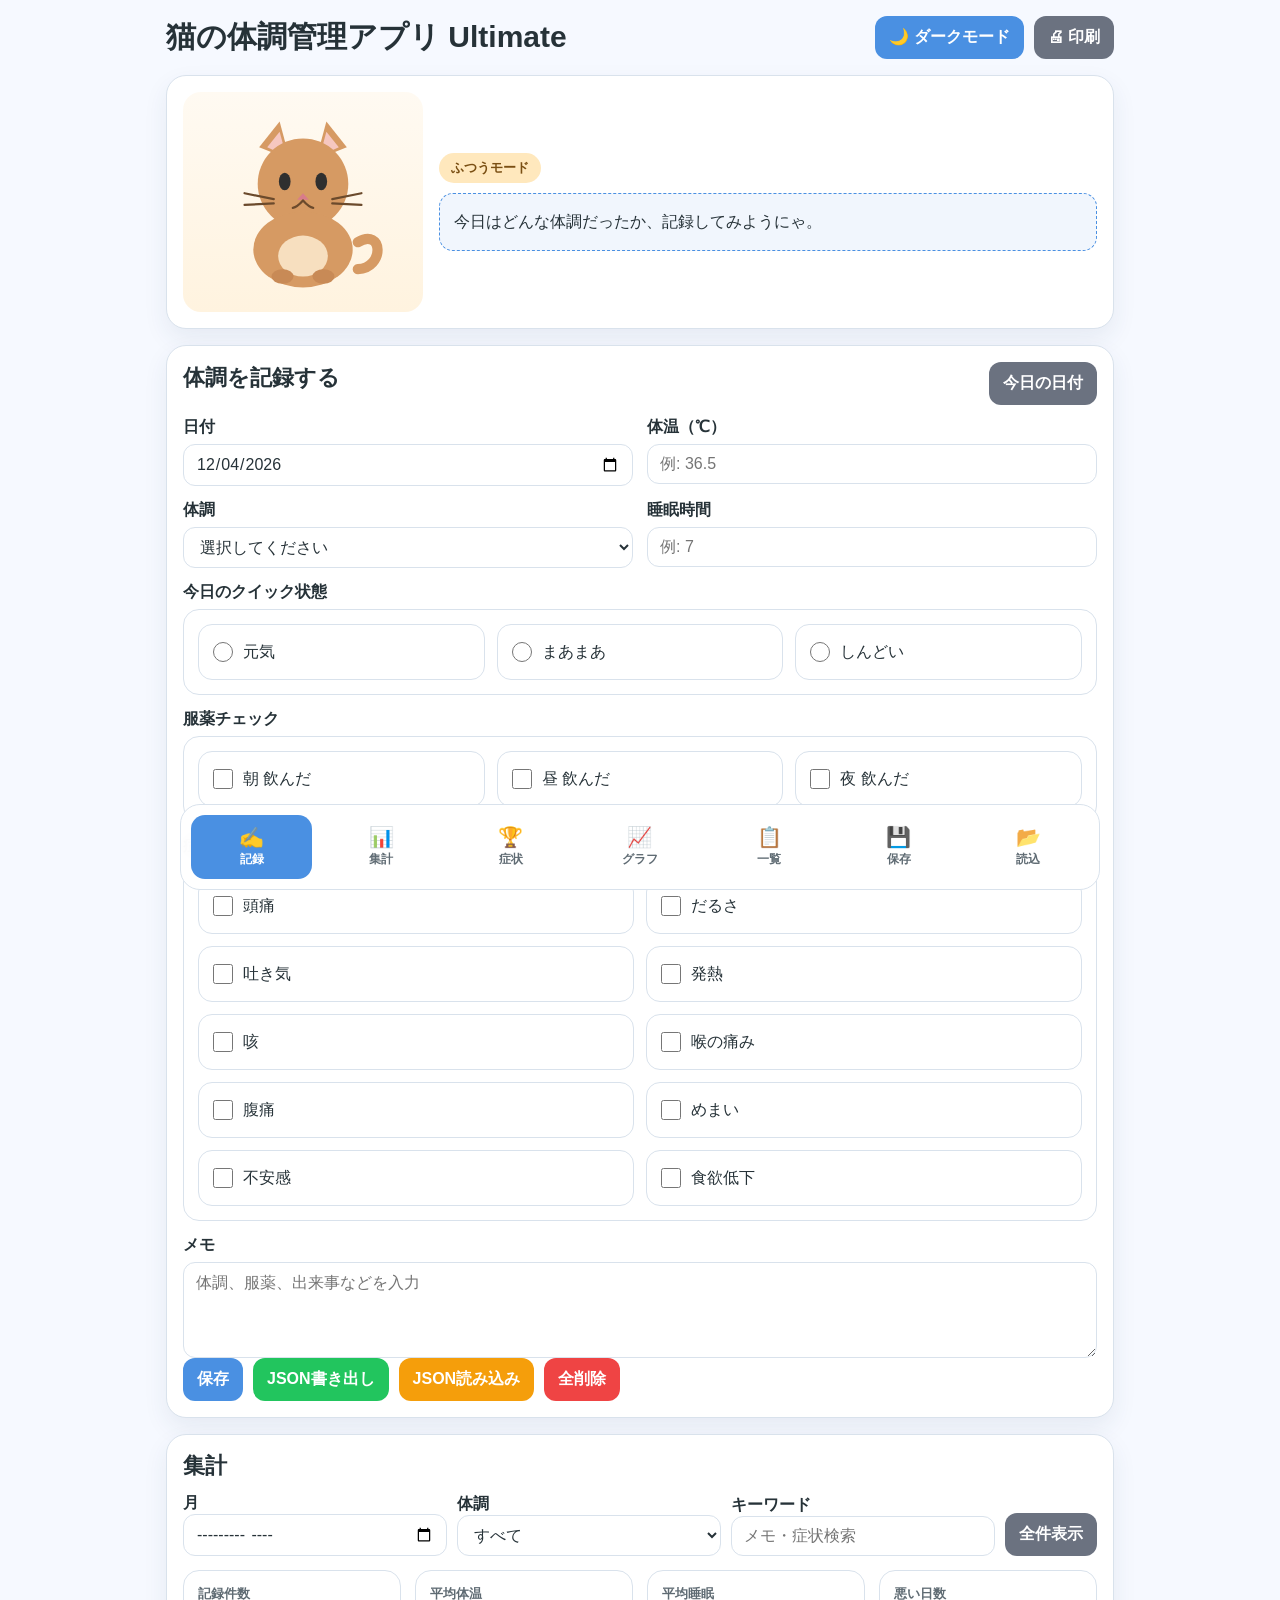
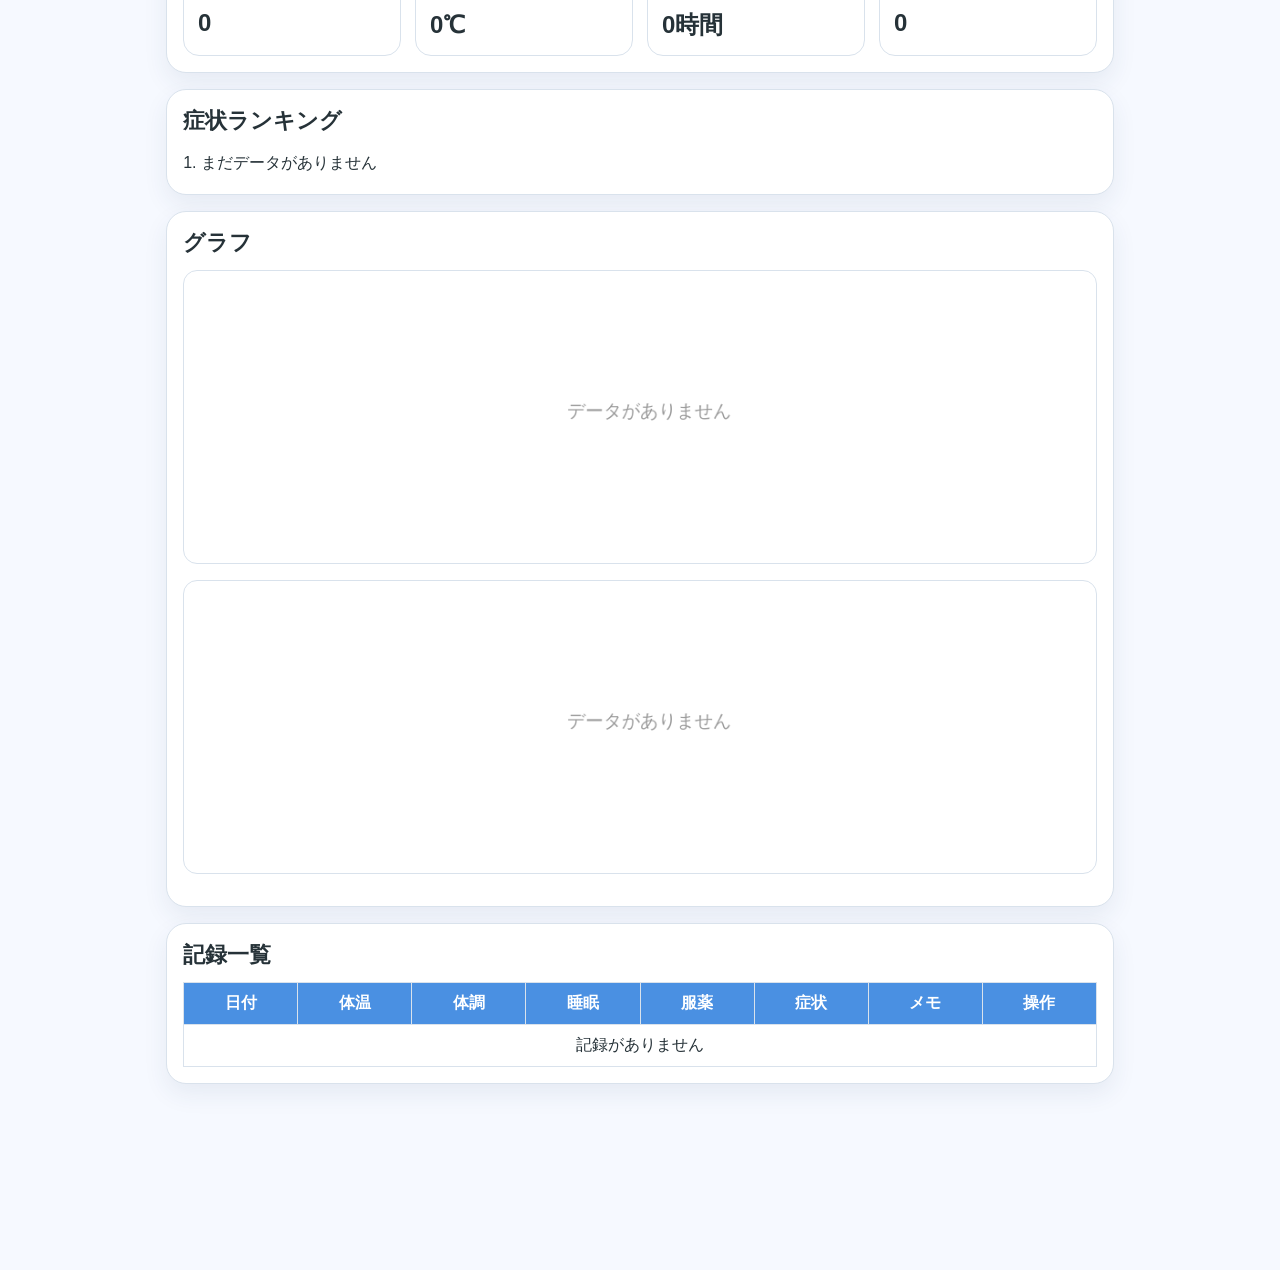
<file: index.html>
<!DOCTYPE html>
<html lang="ja">
<head>
<meta charset="UTF-8">
<meta name="viewport" content="width=device-width, initial-scale=1.0">
<title>猫の体調管理アプリ Ultimate</title>
<link rel="manifest" href="manifest.json">
<style>
:root{
--bg:#f6f9ff;
--card:#ffffff;
--text:#263238;
--sub:#5f6b73;
--line:#d9e2ec;
--primary:#4a90e2;
--primary-strong:#2f6fc7;
--success:#22c55e;
--warning:#f59e0b;
--danger:#ef4444;
--shadow:0 10px 24px rgba(34,62,105,.08);
}

body.dark{
--bg:#0f1724;
--card:#1f2937;
--text:#f3f4f6;
--sub:#cbd5e1;
--line:#3e4a5d;
--primary:#60a5fa;
--primary-strong:#3b82f6;
--shadow:0 10px 24px rgba(0,0,0,.28);
}

*{box-sizing:border-box}

html{
scroll-behavior:smooth;
}

body{
margin:0;
font-family:"Hiragino Sans","Yu Gothic",sans-serif;
background:var(--bg);
color:var(--text);
overflow-x:hidden;
}

.container{
max-width:980px;
margin:0 auto;
padding:16px;
padding-bottom:170px;
}

.topbar{
display:flex;
justify-content:space-between;
align-items:center;
gap:12px;
flex-wrap:wrap;
margin-bottom:16px;
}

h1{
margin:0;
font-size:30px;
}

h2{
margin:0 0 12px;
font-size:22px;
}

.card{
background:var(--card);
border:1px solid var(--line);
border-radius:20px;
box-shadow:var(--shadow);
padding:16px;
margin-bottom:16px;
}

.hero{
display:grid;
grid-template-columns:240px 1fr;
gap:16px;
align-items:center;
}

.cat-box{
min-height:220px;
border-radius:18px;
background:linear-gradient(180deg,#fffaf2 0%,#fff3df 100%);
display:flex;
justify-content:center;
align-items:center;
}

body.dark .cat-box{
background:linear-gradient(180deg,#2b3442 0%,#1f2937 100%);
}

.cat-svg{
width:190px;
height:auto;
display:block;
transform-origin:center bottom;
}

.jump{
animation:jump .55s ease;
}

@keyframes jump{
0%{transform:translateY(0)}
30%{transform:translateY(-18px)}
60%{transform:translateY(0)}
100%{transform:translateY(-4px)}
}

.face-part{
transition:opacity .2s ease;
}

.hidden-face{
opacity:0;
pointer-events:none;
}

.blink{
animation:blink 4s infinite;
transform-origin:center center;
}

@keyframes blink{
0%,90%,100%{transform:scaleY(1)}
95%{transform:scaleY(.08)}
}

.badge{
display:inline-block;
padding:6px 12px;
border-radius:999px;
background:#ffe8bd;
color:#7a4f13;
font-weight:700;
font-size:13px;
margin-bottom:10px;
}

body.dark .badge{
background:#374151;
color:#f9fafb;
}

.message{
border:1px dashed var(--primary);
background:rgba(74,144,226,.08);
border-radius:14px;
padding:14px;
line-height:1.7;
}

.grid-2{
display:grid;
grid-template-columns:repeat(2,1fr);
gap:14px;
}

.full{
grid-column:1 / -1;
}

.form-group{
display:flex;
flex-direction:column;
}

label{
font-weight:700;
margin-bottom:6px;
}

input,select,textarea,button{
font-size:16px;
font-family:inherit;
}

input,select,textarea{
width:100%;
padding:10px 12px;
border-radius:12px;
border:1px solid var(--line);
background:var(--card);
color:var(--text);
}

textarea{
min-height:96px;
resize:vertical;
}

.row{
display:flex;
flex-wrap:wrap;
gap:10px;
}

.btn{
border:none;
border-radius:12px;
padding:11px 14px;
font-weight:700;
cursor:pointer;
}

.btn-primary{background:var(--primary);color:#fff}
.btn-primary:hover{background:var(--primary-strong)}
.btn-secondary{background:#6b7280;color:#fff}
.btn-success{background:var(--success);color:#fff}
.btn-warning{background:var(--warning);color:#fff}
.btn-danger{background:var(--danger);color:#fff}

.summary-grid{
display:grid;
grid-template-columns:repeat(4,1fr);
gap:14px;
}

.summary{
border:1px solid var(--line);
border-radius:16px;
padding:14px;
}

.summary strong{
display:block;
color:var(--sub);
font-size:13px;
margin-bottom:6px;
}

.summary span{
font-size:24px;
font-weight:700;
}

.filters{
display:flex;
flex-wrap:wrap;
gap:10px;
align-items:end;
margin-bottom:14px;
}

.filters .item{
min-width:170px;
flex:1;
}

.choice-wrap{
border:1px solid var(--line);
border-radius:16px;
padding:14px;
}

.choice-grid{
display:grid;
grid-template-columns:repeat(3,1fr);
gap:12px;
}

.choice-grid.two{
grid-template-columns:repeat(2,1fr);
}

.choice-item{
min-width:0;
}

.choice-item label{
display:flex;
align-items:center;
justify-content:flex-start;
gap:10px;
margin:0;
padding:12px 14px;
min-height:56px;
border:1px solid var(--line);
border-radius:14px;
background:var(--card);
font-weight:500;
line-height:1.4;
white-space:normal;
word-break:keep-all;
writing-mode:horizontal-tb;
text-orientation:mixed;
overflow-wrap:break-word;
}

.choice-item input{
width:20px;
height:20px;
margin:0;
flex:0 0 auto;
}

.list{
margin:0;
padding-left:18px;
line-height:1.9;
}

.chart-wrap{
overflow-x:auto;
-webkit-overflow-scrolling:touch;
}

canvas{
width:100%;
max-width:100%;
border:1px solid var(--line);
border-radius:14px;
margin-bottom:12px;
background:transparent;
}

.table-wrap{
overflow-x:auto;
-webkit-overflow-scrolling:touch;
}

table{
width:100%;
min-width:900px;
border-collapse:collapse;
}

th,td{
border:1px solid var(--line);
padding:10px;
text-align:center;
vertical-align:middle;
}

thead{
background:var(--primary);
color:#fff;
}

.row-good{background:rgba(34,197,94,.12)}
.row-normal{background:rgba(245,158,11,.12)}
.row-bad{background:rgba(239,68,68,.12)}

.status{
display:inline-block;
padding:4px 10px;
border-radius:999px;
color:#fff;
font-size:12px;
font-weight:700;
}

.status-good{background:var(--success)}
.status-normal{background:var(--warning)}
.status-bad{background:var(--danger)}

.actions{
display:flex;
flex-wrap:wrap;
gap:8px;
justify-content:center;
}

.install-box{
display:none;
align-items:center;
justify-content:space-between;
gap:10px;
padding:12px 14px;
border-radius:14px;
border:1px dashed var(--primary);
background:rgba(74,144,226,.08);
margin-bottom:16px;
}

.install-box.show{
display:flex;
}

.bottom-tabs{
position:fixed;
left:50%;
bottom:10px;
transform:translateX(-50%);
width:min(96%,920px);
display:grid;
grid-template-columns:repeat(7,1fr);
gap:8px;
padding:10px;
background:rgba(255,255,255,.96);
border:1px solid var(--line);
border-radius:20px;
backdrop-filter:blur(10px);
-webkit-backdrop-filter:blur(10px);
z-index:999;
}

body.dark .bottom-tabs{
background:rgba(31,41,55,.96);
}

.tab-btn{
border:none;
border-radius:14px;
background:transparent;
color:var(--sub);
padding:10px 6px;
display:flex;
flex-direction:column;
align-items:center;
justify-content:center;
gap:4px;
font-size:12px;
font-weight:700;
cursor:pointer;
min-height:64px;
}

.tab-btn .icon{
font-size:20px;
line-height:1;
}

.tab-btn.active{
background:var(--primary);
color:#fff;
}

.section-title-row{
display:flex;
justify-content:space-between;
gap:12px;
align-items:center;
flex-wrap:wrap;
margin-bottom:12px;
}

@media (max-width:900px){
.hero,
.grid-2,
.summary-grid{
grid-template-columns:1fr;
}
}

@media screen and (max-width:768px){
html,body{
width:100% !important;
max-width:100% !important;
overflow-x:hidden !important;
}

.container{
padding:12px;
padding-bottom:190px;
width:100% !important;
max-width:100% !important;
}

.hero{
grid-template-columns:1fr;
gap:12px;
}

.cat-box{
min-height:180px;
}

.cat-svg{
width:160px;
}

.grid-2,
.summary-grid{
grid-template-columns:1fr;
}

.choice-wrap,
.choice-grid,
.choice-grid.two,
.choice-item,
.choice-item label{
width:100% !important;
max-width:100% !important;
}

.choice-grid,
.choice-grid.two{
display:grid !important;
grid-template-columns:1fr !important;
gap:10px !important;
}

.choice-item label{
display:flex !important;
flex-direction:row !important;
align-items:center !important;
justify-content:flex-start !important;
gap:10px !important;
min-height:52px !important;
padding:12px !important;
font-size:16px !important;
line-height:1.5 !important;
writing-mode:horizontal-tb !important;
text-orientation:mixed !important;
white-space:normal !important;
word-break:keep-all !important;
overflow-wrap:break-word !important;
}

.choice-item input[type="checkbox"],
.choice-item input[type="radio"]{
flex:0 0 auto !important;
width:20px !important;
height:20px !important;
margin:0 !important;
}

.bottom-tabs{
width:calc(100% - 14px);
grid-template-columns:repeat(4,1fr);
gap:6px;
padding:8px;
bottom:8px;
}

.tab-btn{
min-height:58px;
font-size:11px;
}

.tab-btn .icon{
font-size:18px;
}
}

@media (max-width:480px){
.container{
padding-bottom:205px;
}

.topbar{
align-items:stretch;
}

.topbar .row{
width:100%;
}

.topbar .row .btn{
flex:1;
}
}
</style>
</head>
<body>
<div class="container">
<div class="topbar">
<h1>猫の体調管理アプリ Ultimate</h1>
<div class="row">
<button class="btn btn-primary" id="themeBtn" type="button">🌙 ダークモード</button>
<button class="btn btn-secondary" id="printBtn" type="button">🖨 印刷</button>
</div>
</div>

<div class="install-box" id="installBox">
<div>ホーム画面に追加してアプリっぽく使えます。</div>
<button class="btn btn-primary" id="installBtn" type="button">インストール</button>
</div>

<section class="card hero">
<div class="cat-box">
<svg class="cat-svg" viewBox="0 0 260 260" xmlns="http://www.w3.org/2000/svg" aria-label="猫のイラスト">
<path d="M205 185 C240 165, 242 220, 205 222" fill="none" stroke="#d69a63" stroke-width="14" stroke-linecap="round"/>
<polygon points="70,55 98,20 112,72" fill="#d69a63"/>
<polygon points="148,72 162,20 190,55" fill="#d69a63"/>
<polygon points="81,55 98,34 107,67" fill="#f6c7c0"/>
<polygon points="153,67 162,34 179,55" fill="#f6c7c0"/>
<circle cx="130" cy="105" r="62" fill="#d69a63"/>
<circle cx="108" cy="97" r="2.2" fill="#ffffff"/>
<circle cx="158" cy="97" r="2.2" fill="#ffffff"/>

<g id="face-normal-eyes" class="face-part blink">
<ellipse cx="105" cy="102" rx="8" ry="12" fill="#2f2f2f"/>
<ellipse cx="155" cy="102" rx="8" ry="12" fill="#2f2f2f"/>
</g>

<g id="face-good-eyes" class="face-part hidden-face blink">
<path d="M95 103 Q105 92 115 103" fill="none" stroke="#2f2f2f" stroke-width="4" stroke-linecap="round"/>
<path d="M145 103 Q155 92 165 103" fill="none" stroke="#2f2f2f" stroke-width="4" stroke-linecap="round"/>
</g>

<g id="face-bad-eyes" class="face-part hidden-face blink">
<path d="M95 97 Q105 107 115 97" fill="none" stroke="#2f2f2f" stroke-width="4" stroke-linecap="round"/>
<path d="M145 97 Q155 107 165 97" fill="none" stroke="#2f2f2f" stroke-width="4" stroke-linecap="round"/>
</g>

<g id="face-fever-eyes" class="face-part hidden-face">
<line x1="96" y1="101" x2="114" y2="105" stroke="#2f2f2f" stroke-width="4" stroke-linecap="round"/>
<line x1="146" y1="105" x2="164" y2="101" stroke="#2f2f2f" stroke-width="4" stroke-linecap="round"/>
</g>

<polygon points="130,118 122,127 138,127" fill="#d87c8a"/>

<g id="mouth-normal" class="face-part">
<path d="M130 128 Q122 137 116 138" fill="none" stroke="#6b4a2c" stroke-width="3" stroke-linecap="round"/>
<path d="M130 128 Q138 137 144 138" fill="none" stroke="#6b4a2c" stroke-width="3" stroke-linecap="round"/>
</g>

<g id="mouth-good" class="face-part hidden-face">
<path d="M114 132 Q130 147 146 132" fill="none" stroke="#6b4a2c" stroke-width="4" stroke-linecap="round"/>
</g>

<g id="mouth-bad" class="face-part hidden-face">
<path d="M116 142 Q130 129 144 142" fill="none" stroke="#6b4a2c" stroke-width="4" stroke-linecap="round"/>
</g>

<g id="mouth-fever" class="face-part hidden-face">
<ellipse cx="130" cy="138" rx="8" ry="10" fill="#6b4a2c"/>
</g>

<g id="fever-sweat" class="face-part hidden-face">
<path d="M176 78 C182 66, 192 78, 184 90 C180 95, 172 90, 176 78Z" fill="#7ec8ff"/>
</g>

<line x1="90" y1="126" x2="50" y2="118" stroke="#6b4a2c" stroke-width="3" stroke-linecap="round"/>
<line x1="90" y1="132" x2="50" y2="134" stroke="#6b4a2c" stroke-width="3" stroke-linecap="round"/>
<line x1="170" y1="126" x2="210" y2="118" stroke="#6b4a2c" stroke-width="3" stroke-linecap="round"/>
<line x1="170" y1="132" x2="210" y2="134" stroke="#6b4a2c" stroke-width="3" stroke-linecap="round"/>

<ellipse cx="130" cy="195" rx="68" ry="52" fill="#d69a63"/>
<ellipse cx="130" cy="204" rx="34" ry="28" fill="#f7dfbf"/>
<ellipse cx="102" cy="232" rx="15" ry="10" fill="#c88a56"/>
<ellipse cx="158" cy="232" rx="15" ry="10" fill="#c88a56"/>
</svg>
</div>

<div>
<div class="badge" id="catStatus">ふつうモード</div>
<div class="message" id="catMessage">今日はどんな体調だったか、記録してみようにゃ。</div>
</div>
</section>

<section class="card" id="section-form">
<div class="section-title-row">
<h2 id="formTitle">体調を記録する</h2>
<button class="btn btn-secondary" id="todayBtn" type="button">今日の日付</button>
</div>

<div class="grid-2">
<div class="form-group">
<label for="date">日付</label>
<input type="date" id="date">
</div>

<div class="form-group">
<label for="temperature">体温（℃）</label>
<input type="number" id="temperature" step="0.1" placeholder="例: 36.5">
</div>

<div class="form-group">
<label for="condition">体調</label>
<select id="condition">
<option value="">選択してください</option>
<option value="良い">良い</option>
<option value="普通">普通</option>
<option value="悪い">悪い</option>
</select>
</div>

<div class="form-group">
<label for="sleep">睡眠時間</label>
<input type="number" id="sleep" step="0.1" placeholder="例: 7">
</div>

<div class="form-group full">
<label>今日のクイック状態</label>
<div class="choice-wrap">
<div class="choice-grid">
<div class="choice-item"><label><input type="radio" name="quickCondition" value="良い"> 元気</label></div>
<div class="choice-item"><label><input type="radio" name="quickCondition" value="普通"> まあまあ</label></div>
<div class="choice-item"><label><input type="radio" name="quickCondition" value="悪い"> しんどい</label></div>
</div>
</div>
</div>

<div class="form-group full">
<label>服薬チェック</label>
<div class="choice-wrap">
<div class="choice-grid">
<div class="choice-item"><label><input type="checkbox" id="morningMed"> 朝 飲んだ</label></div>
<div class="choice-item"><label><input type="checkbox" id="noonMed"> 昼 飲んだ</label></div>
<div class="choice-item"><label><input type="checkbox" id="nightMed"> 夜 飲んだ</label></div>
</div>
</div>
</div>

<div class="form-group full">
<label>症状チェック</label>
<div class="choice-wrap">
<div class="choice-grid two" id="symptomBox">
<div class="choice-item"><label><input type="checkbox" value="頭痛"> 頭痛</label></div>
<div class="choice-item"><label><input type="checkbox" value="だるさ"> だるさ</label></div>
<div class="choice-item"><label><input type="checkbox" value="吐き気"> 吐き気</label></div>
<div class="choice-item"><label><input type="checkbox" value="発熱"> 発熱</label></div>
<div class="choice-item"><label><input type="checkbox" value="咳"> 咳</label></div>
<div class="choice-item"><label><input type="checkbox" value="喉の痛み"> 喉の痛み</label></div>
<div class="choice-item"><label><input type="checkbox" value="腹痛"> 腹痛</label></div>
<div class="choice-item"><label><input type="checkbox" value="めまい"> めまい</label></div>
<div class="choice-item"><label><input type="checkbox" value="不安感"> 不安感</label></div>
<div class="choice-item"><label><input type="checkbox" value="食欲低下"> 食欲低下</label></div>
</div>
</div>
</div>

<div class="form-group full">
<label for="memo">メモ</label>
<textarea id="memo" placeholder="体調、服薬、出来事などを入力"></textarea>
</div>
</div>

<div class="row">
<button class="btn btn-primary" id="saveBtn" type="button">保存</button>
<button class="btn btn-secondary" id="cancelEditBtn" type="button" style="display:none;">編集キャンセル</button>
<button class="btn btn-success" id="exportBtn" type="button">JSON書き出し</button>
<button class="btn btn-warning" id="importBtn" type="button">JSON読み込み</button>
<button class="btn btn-danger" id="clearBtn" type="button">全削除</button>
<input type="file" id="importFile" accept=".json,application/json" style="display:none;">
</div>
</section>

<section class="card" id="section-summary">
<h2>集計</h2>
<div class="filters">
<div class="item">
<label for="monthFilter">月</label>
<input type="month" id="monthFilter">
</div>
<div class="item">
<label for="conditionFilter">体調</label>
<select id="conditionFilter">
<option value="">すべて</option>
<option value="良い">良い</option>
<option value="普通">普通</option>
<option value="悪い">悪い</option>
</select>
</div>
<div class="item">
<label for="keywordFilter">キーワード</label>
<input type="text" id="keywordFilter" placeholder="メモ・症状検索">
</div>
<div class="row">
<button class="btn btn-secondary" id="showAllBtn" type="button">全件表示</button>
</div>
</div>

<div class="summary-grid">
<div class="summary"><strong>記録件数</strong><span id="totalCount">0</span></div>
<div class="summary"><strong>平均体温</strong><span id="avgTemp">0℃</span></div>
<div class="summary"><strong>平均睡眠</strong><span id="avgSleep">0時間</span></div>
<div class="summary"><strong>悪い日数</strong><span id="badCount">0</span></div>
</div>
</section>

<section class="card" id="section-ranking">
<h2>症状ランキング</h2>
<ol id="symptomRanking" class="list"></ol>
</section>

<section class="card" id="section-chart">
<h2>グラフ</h2>
<div class="chart-wrap">
<canvas id="tempChart" width="1000" height="320"></canvas>
<canvas id="sleepChart" width="1000" height="320"></canvas>
</div>
</section>

<section class="card" id="section-list">
<h2>記録一覧</h2>
<div class="table-wrap">
<table>
<thead>
<tr>
<th>日付</th>
<th>体温</th>
<th>体調</th>
<th>睡眠</th>
<th>服薬</th>
<th>症状</th>
<th>メモ</th>
<th>操作</th>
</tr>
</thead>
<tbody id="recordList"></tbody>
</table>
</div>
</section>
</div>

<nav class="bottom-tabs">
<button class="tab-btn active" type="button" data-target="section-form"><span class="icon">✍️</span><span>記録</span></button>
<button class="tab-btn" type="button" data-target="section-summary"><span class="icon">📊</span><span>集計</span></button>
<button class="tab-btn" type="button" data-target="section-ranking"><span class="icon">🏆</span><span>症状</span></button>
<button class="tab-btn" type="button" data-target="section-chart"><span class="icon">📈</span><span>グラフ</span></button>
<button class="tab-btn" type="button" data-target="section-list"><span class="icon">📋</span><span>一覧</span></button>
<button class="tab-btn" type="button" id="exportTabBtn"><span class="icon">💾</span><span>保存</span></button>
<button class="tab-btn" type="button" id="importTabBtn"><span class="icon">📂</span><span>読込</span></button>
</nav>

<script>
const STORAGE_KEY = "cat-health-complete-html-lite";
const THEME_KEY = "cat-health-theme-lite";

const dateInput = document.getElementById("date");
const temperatureInput = document.getElementById("temperature");
const conditionInput = document.getElementById("condition");
const sleepInput = document.getElementById("sleep");
const memoInput = document.getElementById("memo");

const morningMedInput = document.getElementById("morningMed");
const noonMedInput = document.getElementById("noonMed");
const nightMedInput = document.getElementById("nightMed");

const symptomBox = document.getElementById("symptomBox");

const saveBtn = document.getElementById("saveBtn");
const cancelEditBtn = document.getElementById("cancelEditBtn");
const todayBtn = document.getElementById("todayBtn");
const exportBtn = document.getElementById("exportBtn");
const importBtn = document.getElementById("importBtn");
const clearBtn = document.getElementById("clearBtn");
const importFile = document.getElementById("importFile");

const monthFilter = document.getElementById("monthFilter");
const conditionFilter = document.getElementById("conditionFilter");
const keywordFilter = document.getElementById("keywordFilter");
const showAllBtn = document.getElementById("showAllBtn");

const totalCountEl = document.getElementById("totalCount");
const avgTempEl = document.getElementById("avgTemp");
const avgSleepEl = document.getElementById("avgSleep");
const badCountEl = document.getElementById("badCount");
const recordList = document.getElementById("recordList");
const symptomRankingEl = document.getElementById("symptomRanking");

const catStatusEl = document.getElementById("catStatus");
const catMessageEl = document.getElementById("catMessage");
const themeBtn = document.getElementById("themeBtn");
const printBtn = document.getElementById("printBtn");

const tempCanvas = document.getElementById("tempChart");
const sleepCanvas = document.getElementById("sleepChart");
const tempCtx = tempCanvas.getContext("2d");
const sleepCtx = sleepCanvas.getContext("2d");

const installBox = document.getElementById("installBox");
const installBtn = document.getElementById("installBtn");

let deferredPrompt = null;
let records = JSON.parse(localStorage.getItem(STORAGE_KEY) || "[]");
let editId = null;

function getTodayString(){
return new Date().toISOString().split("T")[0];
}

function setToday(){
dateInput.value = getTodayString();
}

function escapeHtml(text){
return String(text)
.replace(/&/g,"&amp;")
.replace(/</g,"&lt;")
.replace(/>/g,"&gt;")
.replace(/"/g,"&quot;")
.replace(/'/g,"&#039;");
}

function saveRecords(){
localStorage.setItem(STORAGE_KEY, JSON.stringify(records));
}

function getSelectedSymptoms(){
return [...symptomBox.querySelectorAll('input[type="checkbox"]:checked')].map(x => x.value);
}

function setSelectedSymptoms(symptoms){
symptomBox.querySelectorAll('input[type="checkbox"]').forEach(cb => {
cb.checked = symptoms.includes(cb.value);
});
}

function hideAllFaces(){
[
"face-normal-eyes","face-good-eyes","face-bad-eyes","face-fever-eyes",
"mouth-normal","mouth-good","mouth-bad","mouth-fever","fever-sweat"
].forEach(id => document.getElementById(id).classList.add("hidden-face"));
}

function showFace(mode){
hideAllFaces();
if(mode === "good"){
document.getElementById("face-good-eyes").classList.remove("hidden-face");
document.getElementById("mouth-good").classList.remove("hidden-face");
}else if(mode === "bad"){
document.getElementById("face-bad-eyes").classList.remove("hidden-face");
document.getElementById("mouth-bad").classList.remove("hidden-face");
}else if(mode === "fever"){
document.getElementById("face-fever-eyes").classList.remove("hidden-face");
document.getElementById("mouth-fever").classList.remove("hidden-face");
document.getElementById("fever-sweat").classList.remove("hidden-face");
}else{
document.getElementById("face-normal-eyes").classList.remove("hidden-face");
document.getElementById("mouth-normal").classList.remove("hidden-face");
}
}

function updateCatMessage(){
const condition = conditionInput.value;
const temp = Number(temperatureInput.value);
const sleep = Number(sleepInput.value);
const symptoms = getSelectedSymptoms();

let mode = "normal";
let status = "ふつうモード";
let message = "今日はどんな体調だったか、記録してみようにゃ。";

if(condition === "良い"){
mode = "good";
status = "ごきげんモード";
message = "いい感じにゃ。無理しすぎず、この調子でいくにゃ。";
}else if(condition === "普通"){
mode = "normal";
status = "ふつうモード";
message = "ふつうの日も大事にゃ。少しずつ整えていくにゃ。";
}else if(condition === "悪い"){
mode = "bad";
status = "しょんぼりモード";
message = "しんどい日はがんばりすぎ禁止にゃ。休息優先にゃ。";
}

if(!isNaN(temp) && temp >= 37.5){
mode = "fever";
status = "ぐったりモード";
message = "熱が高めにゃ。今日はゆっくり休むにゃ。";
}else if(!isNaN(sleep) && sleep > 0 && sleep < 5){
mode = "bad";
status = "ねむねむモード";
message = "睡眠が少なめにゃ。今日は早めに休めるといいにゃ。";
}else if(symptoms.length >= 3){
mode = "bad";
status = "注意モード";
message = "症状が多めにゃ。予定を詰めすぎない方がよさそうにゃ。";
}

catStatusEl.textContent = status;
catMessageEl.textContent = message;
showFace(mode);
}

function resetQuickCondition(){
document.querySelectorAll('input[name="quickCondition"]').forEach(r => r.checked = false);
}

function resetForm(){
setToday();
temperatureInput.value = "";
conditionInput.value = "";
sleepInput.value = "";
memoInput.value = "";
morningMedInput.checked = false;
noonMedInput.checked = false;
nightMedInput.checked = false;
setSelectedSymptoms([]);
resetQuickCondition();
editId = null;
document.getElementById("formTitle").textContent = "体調を記録する";
saveBtn.textContent = "保存";
cancelEditBtn.style.display = "none";
updateCatMessage();
}

function saveRecord(){
const date = dateInput.value;
const temperature = temperatureInput.value;
const condition = conditionInput.value;
const sleep = sleepInput.value;
const memo = memoInput.value.trim();

if(!date || !temperature || !condition || !sleep){
alert("日付・体温・体調・睡眠時間は必須です。");
return;
}

const item = {
id: editId || Date.now(),
date,
temperature: Number(temperature).toFixed(1),
condition,
sleep: Number(sleep).toFixed(1),
morningMed: morningMedInput.checked,
noonMed: noonMedInput.checked,
nightMed: nightMedInput.checked,
symptoms: getSelectedSymptoms(),
memo
};

if(editId){
const idx = records.findIndex(x => x.id === editId);
if(idx !== -1) records[idx] = item;
}else{
records.push(item);
}

records.sort((a,b) => b.date.localeCompare(a.date));
saveRecords();
resetForm();
renderAll();

const cat = document.querySelector(".cat-svg");
cat.classList.remove("jump");
void cat.offsetWidth;
cat.classList.add("jump");
}

function editRecord(id){
const item = records.find(x => x.id === id);
if(!item) return;

editId = id;
dateInput.value = item.date;
temperatureInput.value = item.temperature;
conditionInput.value = item.condition;
sleepInput.value = item.sleep;
memoInput.value = item.memo || "";
morningMedInput.checked = !!item.morningMed;
noonMedInput.checked = !!item.noonMed;
nightMedInput.checked = !!item.nightMed;
setSelectedSymptoms(item.symptoms || []);
resetQuickCondition();

if(item.condition){
const quick = document.querySelector(`input[name="quickCondition"][value="${item.condition}"]`);
if(quick) quick.checked = true;
}

document.getElementById("formTitle").textContent = "記録を編集する";
saveBtn.textContent = "更新";
cancelEditBtn.style.display = "inline-block";
updateCatMessage();
document.getElementById("section-form").scrollIntoView({behavior:"smooth",block:"start"});
}

function deleteRecord(id){
if(!confirm("この記録を削除しますか？")) return;
records = records.filter(x => x.id !== id);
saveRecords();
renderAll();
}

function getFilteredRecords(){
let list = [...records];

if(monthFilter.value) list = list.filter(x => x.date.startsWith(monthFilter.value));
if(conditionFilter.value) list = list.filter(x => x.condition === conditionFilter.value);

const keyword = keywordFilter.value.trim().toLowerCase();
if(keyword){
list = list.filter(x => {
const memo = (x.memo || "").toLowerCase();
const symptoms = (x.symptoms || []).join(" ").toLowerCase();
return memo.includes(keyword) || symptoms.includes(keyword);
});
}

return list;
}

function updateSummary(list){
const temps = list.map(x => Number(x.temperature)).filter(x => !isNaN(x));
const sleeps = list.map(x => Number(x.sleep)).filter(x => !isNaN(x));

totalCountEl.textContent = list.length;
avgTempEl.textContent = temps.length ? (temps.reduce((a,b)=>a+b,0) / temps.length).toFixed(1) + "℃" : "0℃";
avgSleepEl.textContent = sleeps.length ? (sleeps.reduce((a,b)=>a+b,0) / sleeps.length).toFixed(1) + "時間" : "0時間";
badCountEl.textContent = list.filter(x => x.condition === "悪い").length;
}

function updateSymptomRanking(list){
const map = {};
list.forEach(x => {
(x.symptoms || []).forEach(s => map[s] = (map[s] || 0) + 1);
});

symptomRankingEl.innerHTML = "";
const ranked = Object.entries(map).sort((a,b) => b[1] - a[1]).slice(0,10);

if(!ranked.length){
symptomRankingEl.innerHTML = "<li>まだデータがありません</li>";
return;
}

ranked.forEach(([name,count]) => {
const li = document.createElement("li");
li.textContent = `${name}：${count}回`;
symptomRankingEl.appendChild(li);
});
}

function drawLineChart(ctx, canvas, data, key, title, color){
ctx.clearRect(0,0,canvas.width,canvas.height);

const width = canvas.width;
const height = canvas.height;
const padding = 50;

if(!data.length){
ctx.fillStyle = "#999";
ctx.font = "20px sans-serif";
ctx.fillText("データがありません", width / 2 - 80, height / 2);
return;
}

const values = data.map(x => Number(x[key]));
const labels = data.map(x => x.date.slice(5));
let min = Math.min(...values);
let max = Math.max(...values);

if(min === max){
min -= 1;
max += 1;
}

const axisColor = getComputedStyle(document.body).getPropertyValue("--text").trim();
const gridColor = getComputedStyle(document.body).getPropertyValue("--line").trim();

ctx.strokeStyle = axisColor;
ctx.beginPath();
ctx.moveTo(padding,padding);
ctx.lineTo(padding,height-padding);
ctx.lineTo(width-padding,height-padding);
ctx.stroke();

const steps = 5;
for(let i=0;i<=steps;i++){
const y = padding + ((height-padding*2)/steps)*i;
const val = max - ((max-min)/steps)*i;

ctx.strokeStyle = gridColor;
ctx.beginPath();
ctx.moveTo(padding,y);
ctx.lineTo(width-padding,y);
ctx.stroke();

ctx.fillStyle = axisColor;
ctx.font = "12px sans-serif";
ctx.fillText(val.toFixed(1), 8, y + 4);
}

const xStep = data.length > 1 ? (width-padding*2)/(data.length-1) : 0;

ctx.strokeStyle = color;
ctx.lineWidth = 2;
ctx.beginPath();

data.forEach((item, i) => {
const x = data.length === 1 ? width/2 : padding + xStep*i;
const y = height-padding - ((Number(item[key])-min)/(max-min))*(height-padding*2);
if(i === 0) ctx.moveTo(x,y);
else ctx.lineTo(x,y);
});
ctx.stroke();

data.forEach((item, i) => {
const x = data.length === 1 ? width/2 : padding + xStep*i;
const y = height-padding - ((Number(item[key])-min)/(max-min))*(height-padding*2);

ctx.fillStyle = color;
ctx.beginPath();
ctx.arc(x,y,4,0,Math.PI*2);
ctx.fill();

ctx.fillStyle = axisColor;
ctx.font = "11px sans-serif";
ctx.fillText(labels[i], x - 15, height-padding + 18);
});

ctx.fillStyle = axisColor;
ctx.font = "bold 16px sans-serif";
ctx.fillText(title, padding, 24);
}

function renderTable(list){
recordList.innerHTML = "";

if(!list.length){
recordList.innerHTML = `<tr><td colspan="8">記録がありません</td></tr>`;
return;
}

list.forEach(item => {
const tr = document.createElement("tr");
tr.className = item.condition === "良い" ? "row-good" : item.condition === "普通" ? "row-normal" : "row-bad";

const med = [
item.morningMed ? "朝" : "",
item.noonMed ? "昼" : "",
item.nightMed ? "夜" : ""
].filter(Boolean).join("・") || "なし";

const statusClass = item.condition === "良い" ? "status-good" : item.condition === "普通" ? "status-normal" : "status-bad";

tr.innerHTML = `
<td>${item.date}</td>
<td>${item.temperature}℃</td>
<td><span class="status ${statusClass}">${item.condition}</span></td>
<td>${item.sleep}時間</td>
<td>${med}</td>
<td>${(item.symptoms || []).join("、") || "なし"}</td>
<td>${escapeHtml(item.memo || "")}</td>
<td>
<div class="actions">
<button class="btn btn-warning" type="button" onclick="editRecord(${item.id})">編集</button>
<button class="btn btn-danger" type="button" onclick="deleteRecord(${item.id})">削除</button>
</div>
</td>
`;
recordList.appendChild(tr);
});
}

function renderAll(){
const filtered = getFilteredRecords();
updateSummary(filtered);
updateSymptomRanking(filtered);
renderTable(filtered);

const chartData = [...filtered].sort((a,b) => a.date.localeCompare(b.date));
drawLineChart(tempCtx, tempCanvas, chartData, "temperature", "体温グラフ", "#4a90e2");
drawLineChart(sleepCtx, sleepCanvas, chartData, "sleep", "睡眠時間グラフ", "#8b5cf6");
}

function exportJSON(){
const blob = new Blob([JSON.stringify(records, null, 2)], {type:"application/json"});
const url = URL.createObjectURL(blob);
const a = document.createElement("a");
a.href = url;
a.download = "cat-health-records.json";
a.click();
URL.revokeObjectURL(url);
}

function importJSON(file){
const reader = new FileReader();
reader.onload = e => {
try{
const data = JSON.parse(e.target.result);
if(!Array.isArray(data)) throw new Error();
records = data;
saveRecords();
renderAll();
alert("読み込みました。");
}catch{
alert("JSONの読み込みに失敗しました。");
}
};
reader.readAsText(file, "utf-8");
}

function applyTheme(theme){
if(theme === "dark"){
document.body.classList.add("dark");
themeBtn.textContent = "☀️ ライトモード";
}else{
document.body.classList.remove("dark");
themeBtn.textContent = "🌙 ダークモード";
}
localStorage.setItem(THEME_KEY, theme);
renderAll();
}

document.querySelectorAll('input[name="quickCondition"]').forEach(radio => {
radio.addEventListener("change", e => {
conditionInput.value = e.target.value;
updateCatMessage();
});
});

themeBtn.addEventListener("click", () => {
const next = document.body.classList.contains("dark") ? "light" : "dark";
applyTheme(next);
});

printBtn.addEventListener("click", () => window.print());
saveBtn.addEventListener("click", saveRecord);
cancelEditBtn.addEventListener("click", resetForm);
todayBtn.addEventListener("click", setToday);
exportBtn.addEventListener("click", exportJSON);
importBtn.addEventListener("click", () => importFile.click());
document.getElementById("exportTabBtn").addEventListener("click", exportJSON);
document.getElementById("importTabBtn").addEventListener("click", () => importFile.click());

importFile.addEventListener("change", e => {
const file = e.target.files[0];
if(file) importJSON(file);
});

clearBtn.addEventListener("click", () => {
if(!confirm("本当に全データを削除しますか？")) return;
records = [];
saveRecords();
renderAll();
resetForm();
});

showAllBtn.addEventListener("click", () => {
monthFilter.value = "";
conditionFilter.value = "";
keywordFilter.value = "";
renderAll();
});

[temperatureInput, conditionInput, sleepInput, memoInput, monthFilter, conditionFilter, keywordFilter].forEach(el => {
el.addEventListener("input", () => {
updateCatMessage();
renderAll();
});
el.addEventListener("change", () => {
updateCatMessage();
renderAll();
});
});

symptomBox.querySelectorAll('input[type="checkbox"]').forEach(cb => {
cb.addEventListener("change", updateCatMessage);
});

[morningMedInput, noonMedInput, nightMedInput].forEach(cb => {
cb.addEventListener("change", updateCatMessage);
});

document.querySelectorAll(".tab-btn[data-target]").forEach(btn => {
btn.addEventListener("click", () => {
document.querySelectorAll(".tab-btn").forEach(x => x.classList.remove("active"));
btn.classList.add("active");
const target = document.getElementById(btn.dataset.target);
if(target) target.scrollIntoView({behavior:"smooth", block:"start"});
});
});

window.addEventListener("beforeinstallprompt", e => {
e.preventDefault();
deferredPrompt = e;
if(installBox){
installBox.classList.add("show");
}
});

if(installBtn){
installBtn.addEventListener("click", async () => {
if(!deferredPrompt) return;
deferredPrompt.prompt();
await deferredPrompt.userChoice;
deferredPrompt = null;
installBox.classList.remove("show");
});
}

if("serviceWorker" in navigator){
window.addEventListener("load", () => {
navigator.serviceWorker.register("./sw.js").catch(console.error);
});
}

setToday();
resetForm();
renderAll();
updateCatMessage();
applyTheme(localStorage.getItem(THEME_KEY) || "light");

window.editRecord = editRecord;
window.deleteRecord = deleteRecord;
</script>
</body>
</html>
</file>
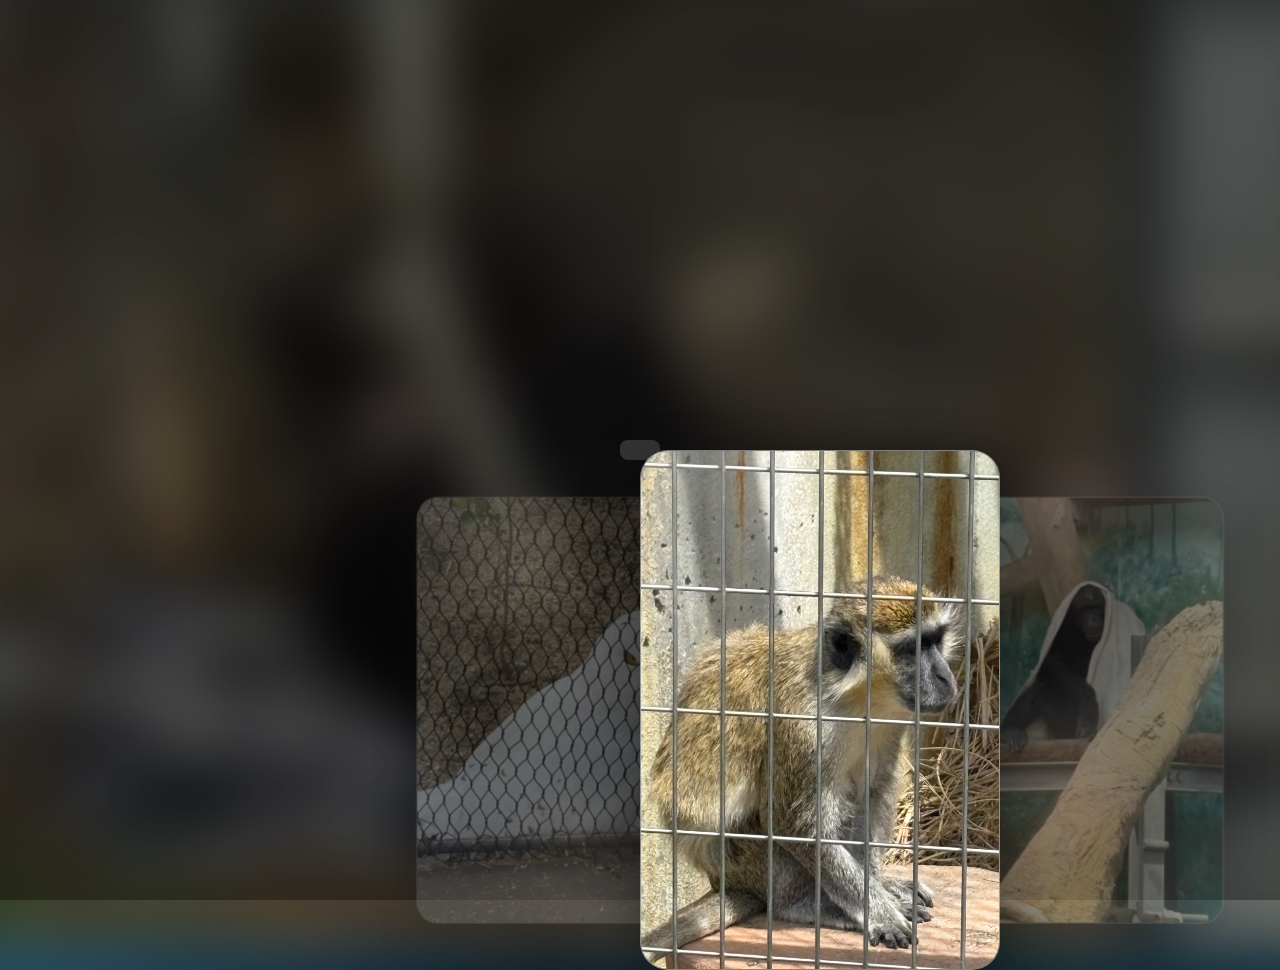
<file: 天王寺動物園/index.html>
<!DOCTYPE html>
<html lang="ja">
<head>
<meta charset="UTF-8">
<meta name="viewport" content="width=device-width, initial-scale=1.0">
<title>3D Glass Swipe Gallery</title>
<link rel="stylesheet" href="style1.css">
</head>

<body>

  <a href="天王寺動物園/index.html" style="
display:inline-block;
padding:10px 20px;
background:#333;
color:#fff;
text-decoration:none;
border-radius:8px;
">

<div class="viewer">
<div class="card">
<img src="IMG_1.jpeg">
</div>
</div>

<div class="viewer">
<div class="card">
<img src="IMG_2.jpeg">
</div>
</div>

<div class="viewer">
<div class="card">
<img src="IMG_3.jpeg">
</div>
</div>

<div class="viewer">
<div class="card">
<img src="IMG_4.jpeg">
</div>
</div>

<div class="viewer">
<div class="card">
<img src="IMG_5.jpeg">
</div>
</div>

<div class="viewer">
<div class="card">
<img src="IMG_6.jpeg">
</div>
</div>

<div class="viewer">
<div class="card">
<img src="IMG_7.jpeg">
</div>
</div>

<div class="viewer">
<div class="card">
<img src="IMG_8.jpeg">
</div>
</div>

<div class="viewer">
<div class="card">
<img src="IMG_9.jpeg">
</div>
</div>

<div class="viewer">
<div class="card">
<img src="IMG_10.jpeg">
</div>
</div>

<script src="script.js"></script>
</body>
</html>
</file>
<file: 天王寺動物園/style1.css>
* {
box-sizing: border-box;
}

body {
margin: 0;
min-height: 100vh;
overflow: hidden;
background:
radial-gradient(circle at top left, rgba(90, 200, 255, 0.35), transparent 35%),
linear-gradient(135deg, #06111f, #102b3a, #18384a);
display: flex;
justify-content: center;
align-items: center;
font-family: sans-serif;
}

body::before {
content: "";
position: fixed;
inset: 0;
background: url("IMG_4.jpeg") center / cover no-repeat;
filter: blur(25px) brightness(0.55);
transform: scale(1.1);
z-index: -2;
}

body::after {
content: "";
position: fixed;
inset: 0;
background: rgba(0, 0, 0, 0.35);
z-index: -1;
}

.viewer {
position: absolute;
width: min(82vw, 360px);
height: min(72vh, 520px);
perspective: 1200px;
opacity: 0;
transform: translateX(120%) scale(0.85);
transition: 0.45s ease;
pointer-events: none;
}

.viewer.active {
opacity: 1;
transform: translateX(0) scale(1);
pointer-events: auto;
z-index: 3;
}

.viewer.prev {
opacity: 0.35;
transform: translateX(-75%) scale(0.82) rotateY(25deg);
z-index: 1;
}

.viewer.next {
opacity: 0.35;
transform: translateX(75%) scale(0.82) rotateY(-25deg);
z-index: 1;
}

.card {
position: relative;
width: 100%;
height: 100%;
border-radius: 28px;
overflow: hidden;
background: rgba(255, 255, 255, 0.12);
border: 1px solid rgba(255, 255, 255, 0.35);
backdrop-filter: blur(18px);
-webkit-backdrop-filter: blur(18px);
box-shadow:
0 25px 60px rgba(0, 0, 0, 0.45),
inset 0 0 25px rgba(255, 255, 255, 0.18);
transform-style: preserve-3d;
transition: transform 0.25s ease;
}

.card::before {
content: "";
position: absolute;
inset: 0;
background: linear-gradient(
120deg,
rgba(255, 255, 255, 0.35),
transparent 35%,
rgba(255, 255, 255, 0.08)
);
z-index: 2;
pointer-events: none;
}

.card img {
width: 100%;
height: 100%;
object-fit: cover;
display: block;
}


.viewer {
transition: 0.4s ease;
}　


body {
overflow: hidden;
}
　　　

body::before {
content: "";
position: fixed;
inset: 0;
background: url("IMG_1.jpeg") center/cover;
filter: blur(20px) brightness(0.5);
z-index: -1;
}





● ○ ○ ○ ○
</file>
